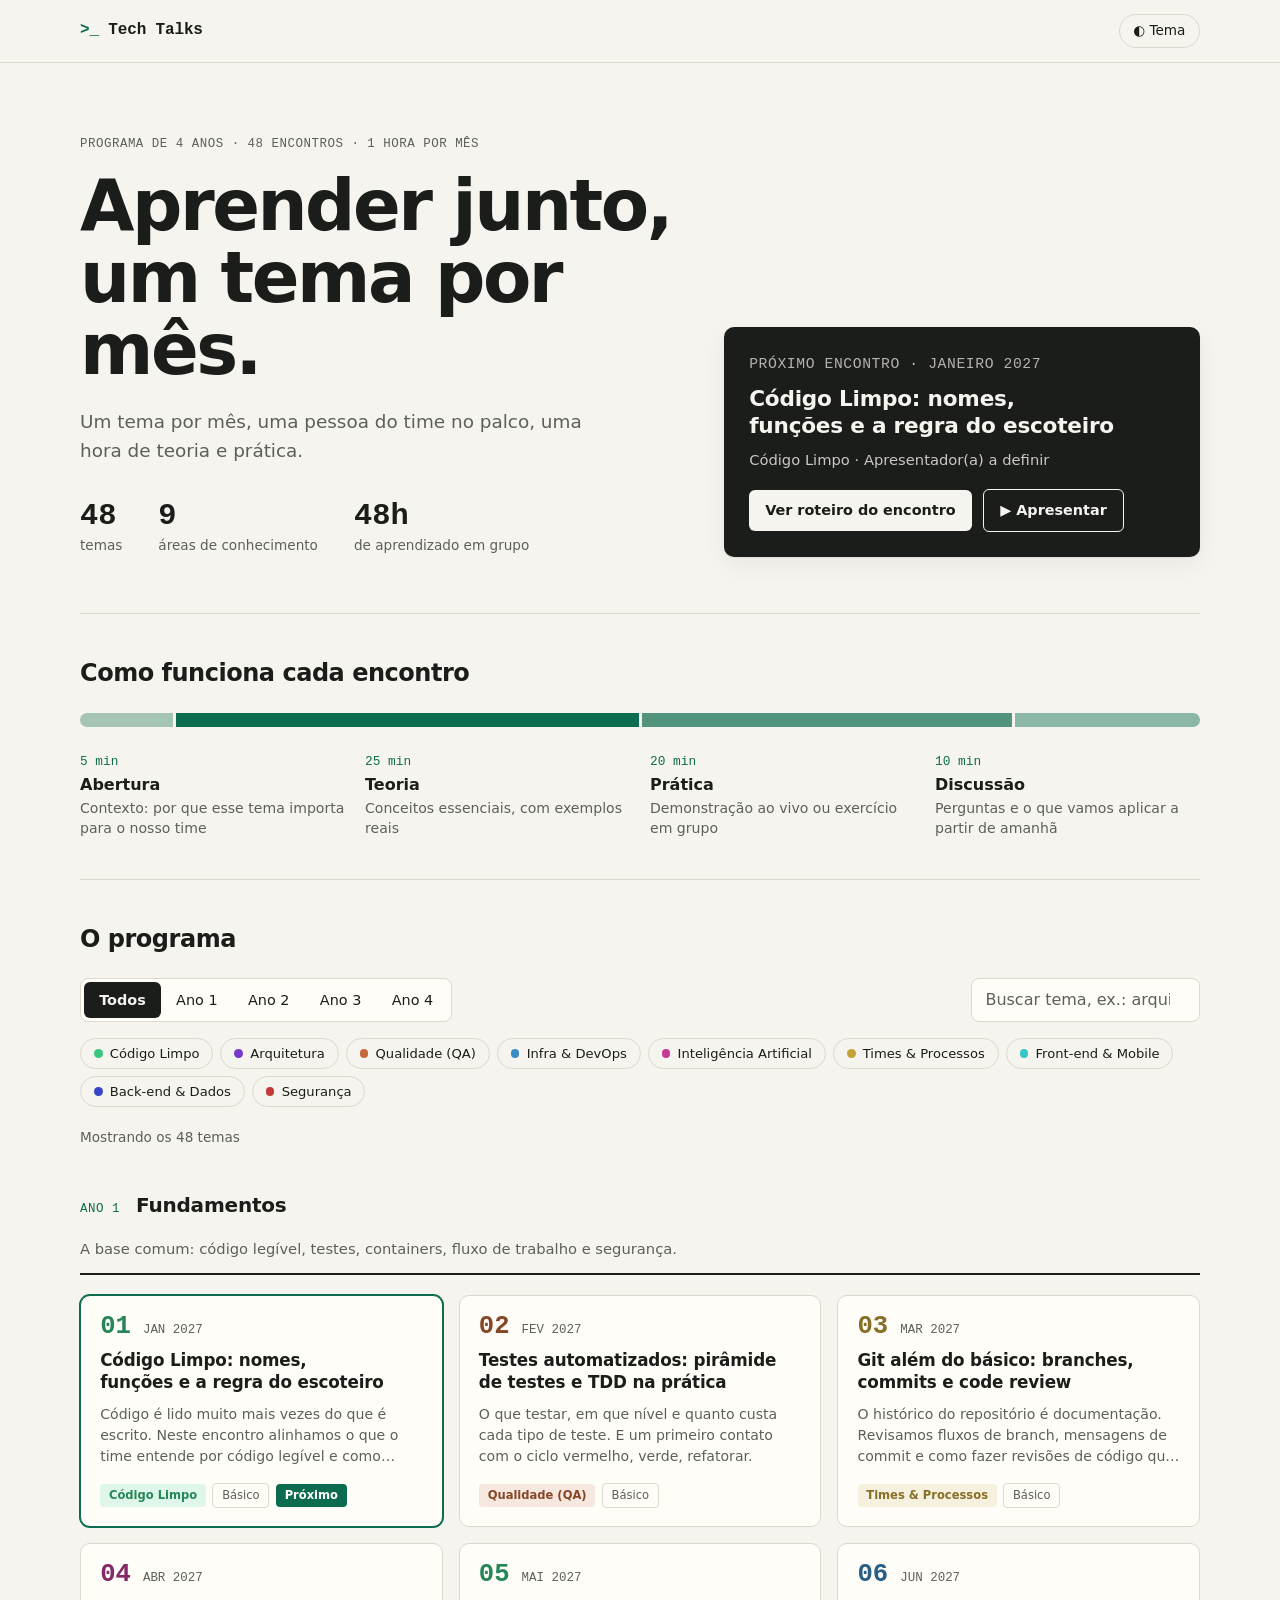
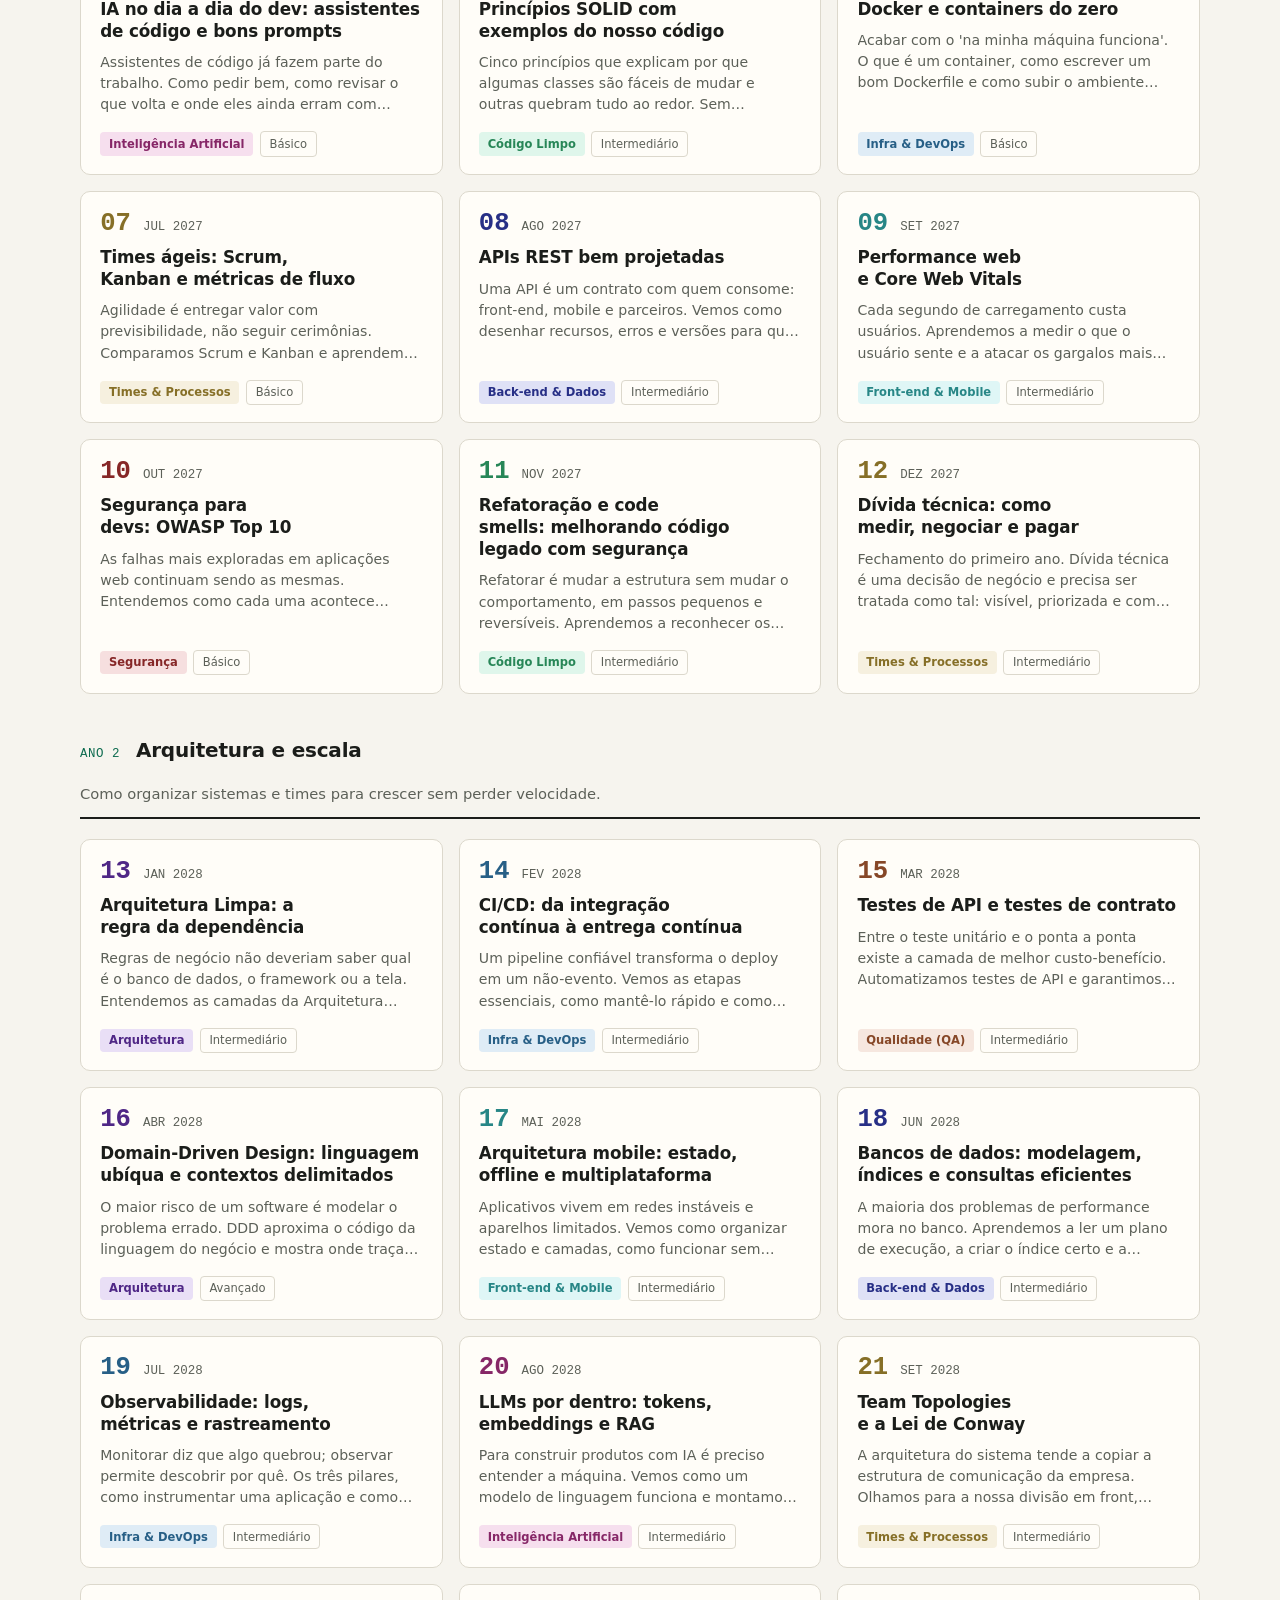
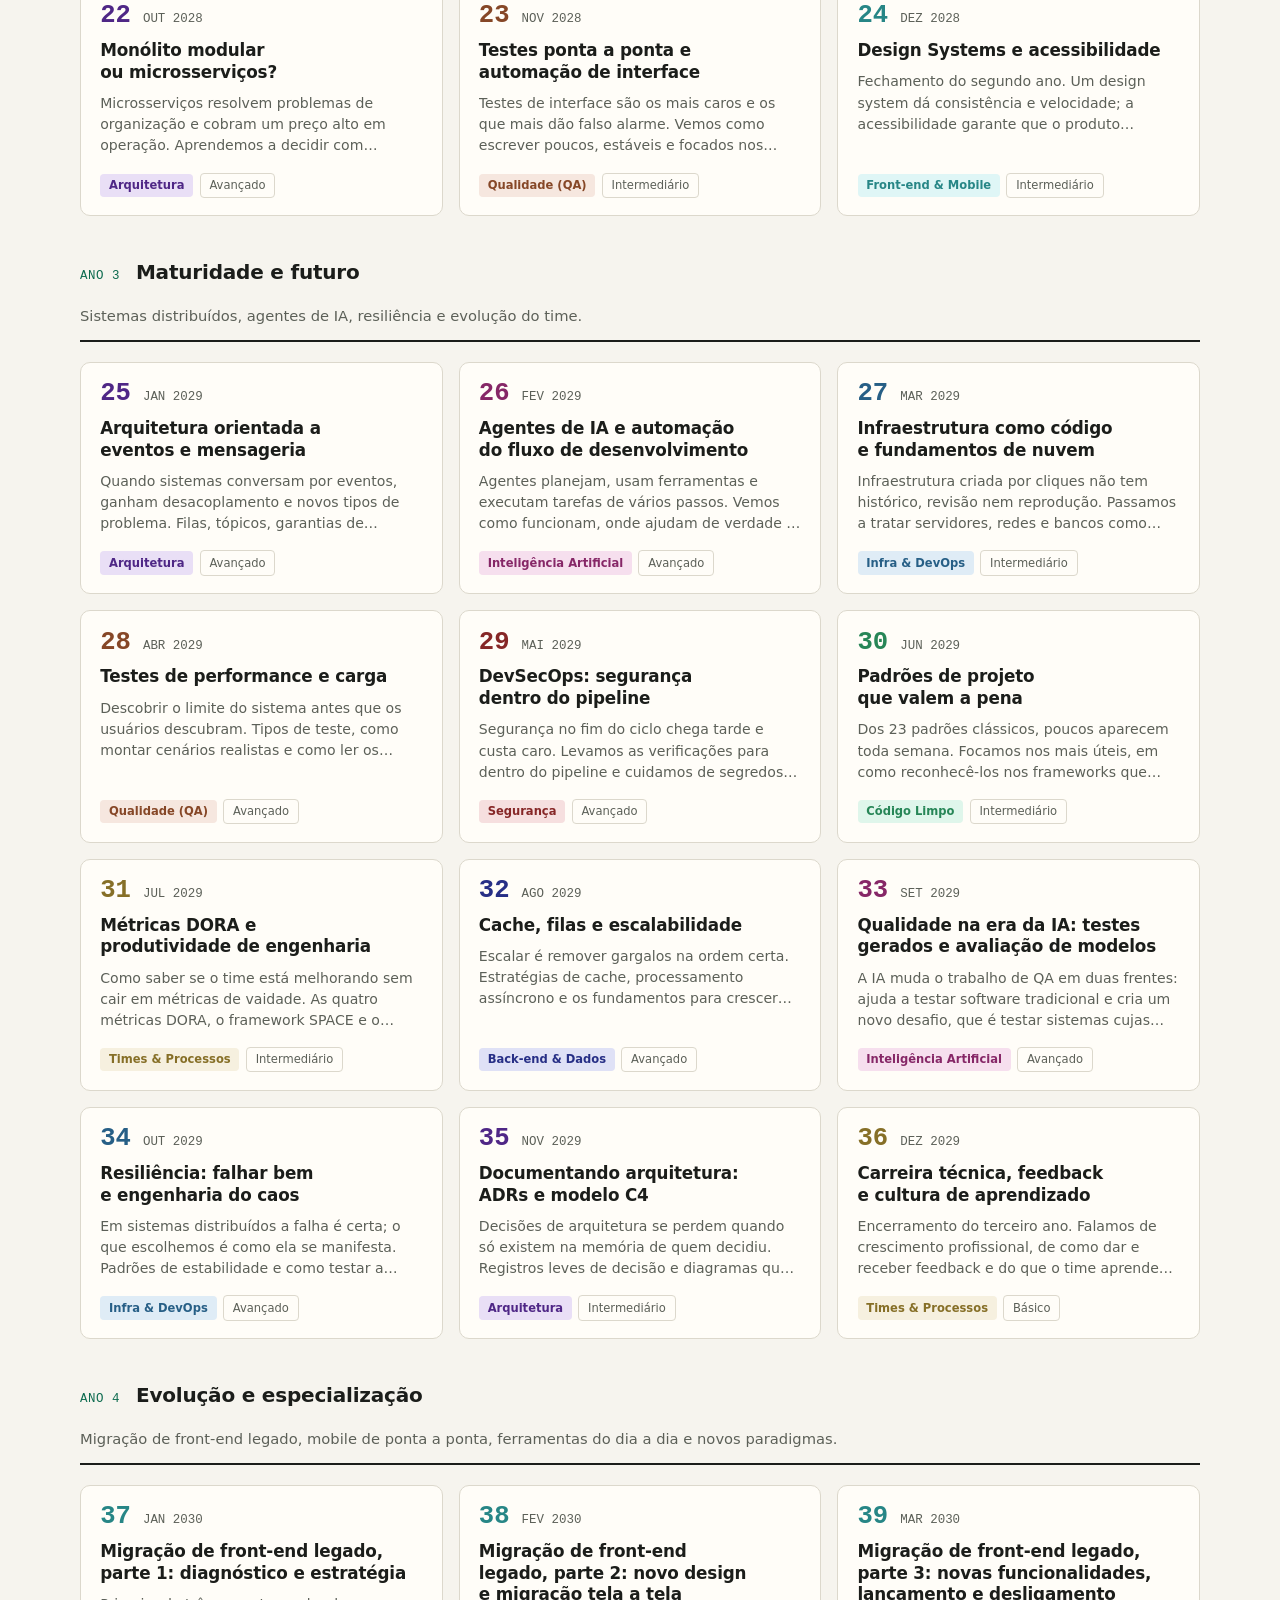
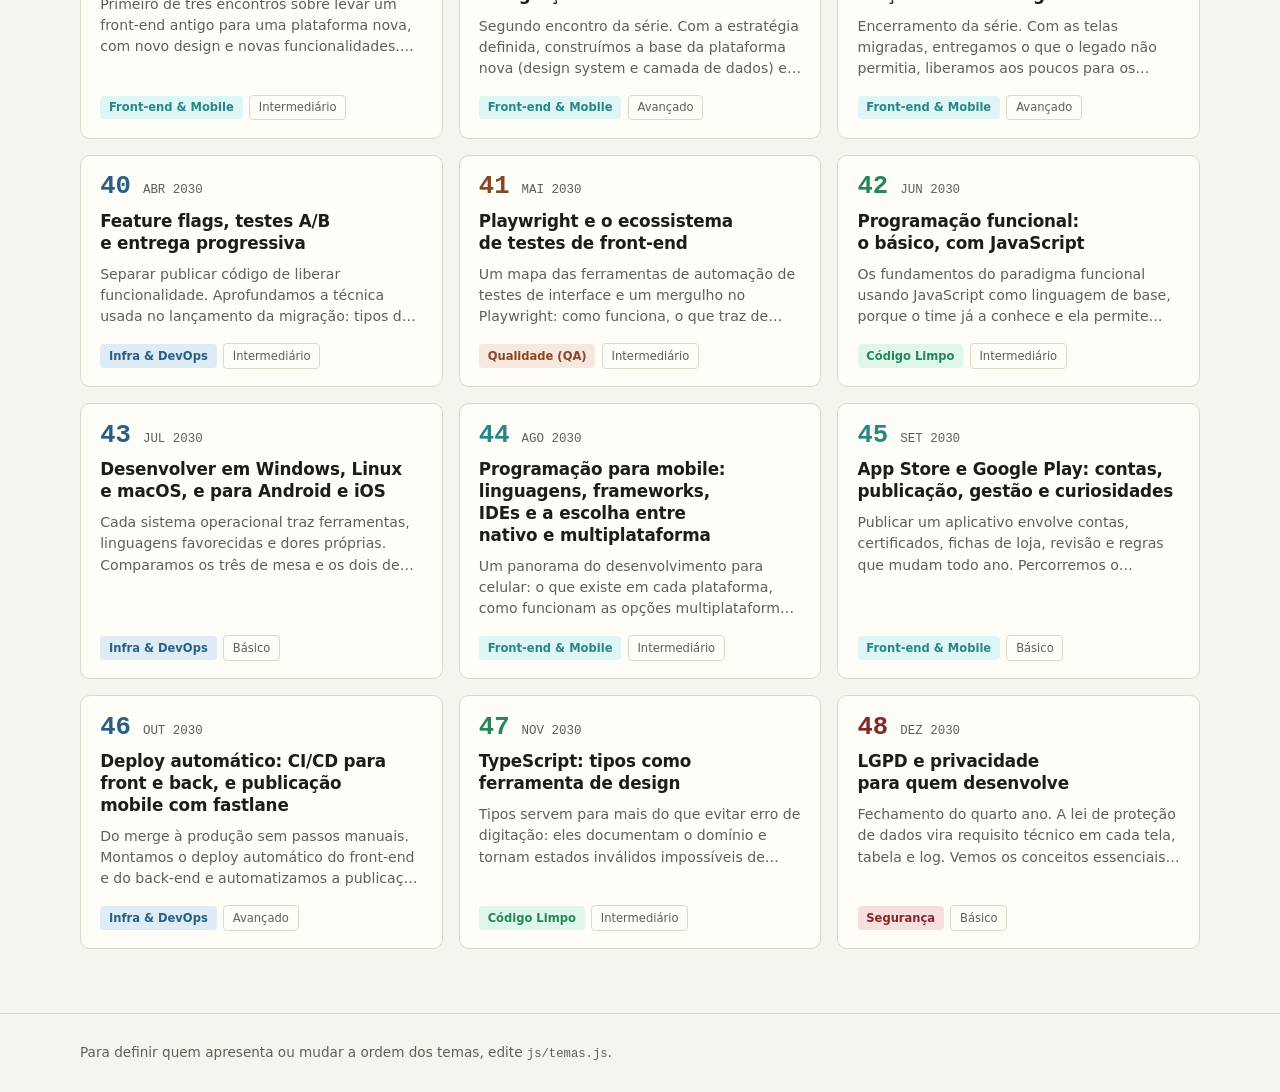
<file: index.html>
<!DOCTYPE html>
<html lang="pt-BR">
<head>
  <meta charset="UTF-8">
  <meta name="viewport" content="width=device-width, initial-scale=1">
  <title>Tech Talks — 48 temas em 4 anos</title>
  <meta name="description" content="Programa mensal de apresentações técnicas do time: 48 temas de desenvolvimento, arquitetura, QA, infraestrutura, IA e gestão de times.">
  <link rel="stylesheet" href="css/style.css">
  <script>
    // Aplica o tema salvo antes da primeira pintura, para não piscar.
    try {
      var t = localStorage.getItem("tema-visual");
      if (t) document.documentElement.dataset.theme = t;
    } catch (e) {}
  </script>
</head>
<body>
  <a class="pular" href="#programa">Pular para o programa</a>

  <header class="topo">
    <div class="container topo__linha">
      <span class="marca"><span class="marca__sinal" aria-hidden="true">&gt;_</span> <span id="marca-nome">Tech Talks</span></span>
      <button class="botao-tema" id="botao-tema" type="button" aria-label="Alternar tema claro e escuro">
        <span aria-hidden="true">◐</span> Tema
      </button>
    </div>
  </header>

  <main>
    <section class="hero container">
      <div class="hero__texto">
        <p class="rotulo" id="rotulo-programa">Programa de 4 anos · 48 encontros · 1 hora por mês</p>
        <h1>Aprender junto,<br>um tema por mês.</h1>
        <p class="hero__sub" id="subtitulo"></p>
        <ul class="numeros" id="numeros" aria-label="Resumo do programa"></ul>
      </div>
      <aside class="proximo" id="proximo" aria-live="polite"></aside>
    </section>

    <section class="container formato" aria-labelledby="titulo-formato">
      <h2 id="titulo-formato">Como funciona cada encontro</h2>
      <div class="barra-roteiro" id="barra-roteiro" role="img" aria-label="Divisão dos 60 minutos do encontro"></div>
      <ol class="lista-roteiro" id="lista-roteiro"></ol>
    </section>

    <section class="container programa" id="programa" aria-labelledby="titulo-programa">
      <h2 id="titulo-programa">O programa</h2>

      <div class="controles">
        <div class="abas" id="abas-ano" role="group" aria-label="Filtrar por ano"></div>
        <label class="busca">
          <span class="so-leitor">Buscar tema</span>
          <input type="search" id="busca" placeholder="Buscar tema, ex.: arquitetura" autocomplete="off">
        </label>
      </div>
      <div class="chips" id="chips-cat" role="group" aria-label="Filtrar por categoria"></div>

      <p class="contagem" id="contagem" aria-live="polite"></p>
      <div id="lista"></div>
    </section>
  </main>

  <footer class="rodape">
    <div class="container">
      <p>Para definir quem apresenta ou mudar a ordem dos temas, edite <code>js/temas.js</code>.</p>
    </div>
  </footer>

  <dialog class="modal" id="modal" aria-labelledby="modal-titulo">
    <div class="modal__conteudo" id="modal-conteudo"></div>
  </dialog>

  <dialog class="deck" id="deck" aria-label="Apresentação do tema"></dialog>

  <script src="js/temas.js"></script>
  <script src="js/slides.js"></script>
  <script src="js/praticas.js"></script>
  <script src="js/ano4.js"></script>
  <script src="js/app.js"></script>
  <script src="js/apresentacao.js"></script>
</body>
</html>
</file>
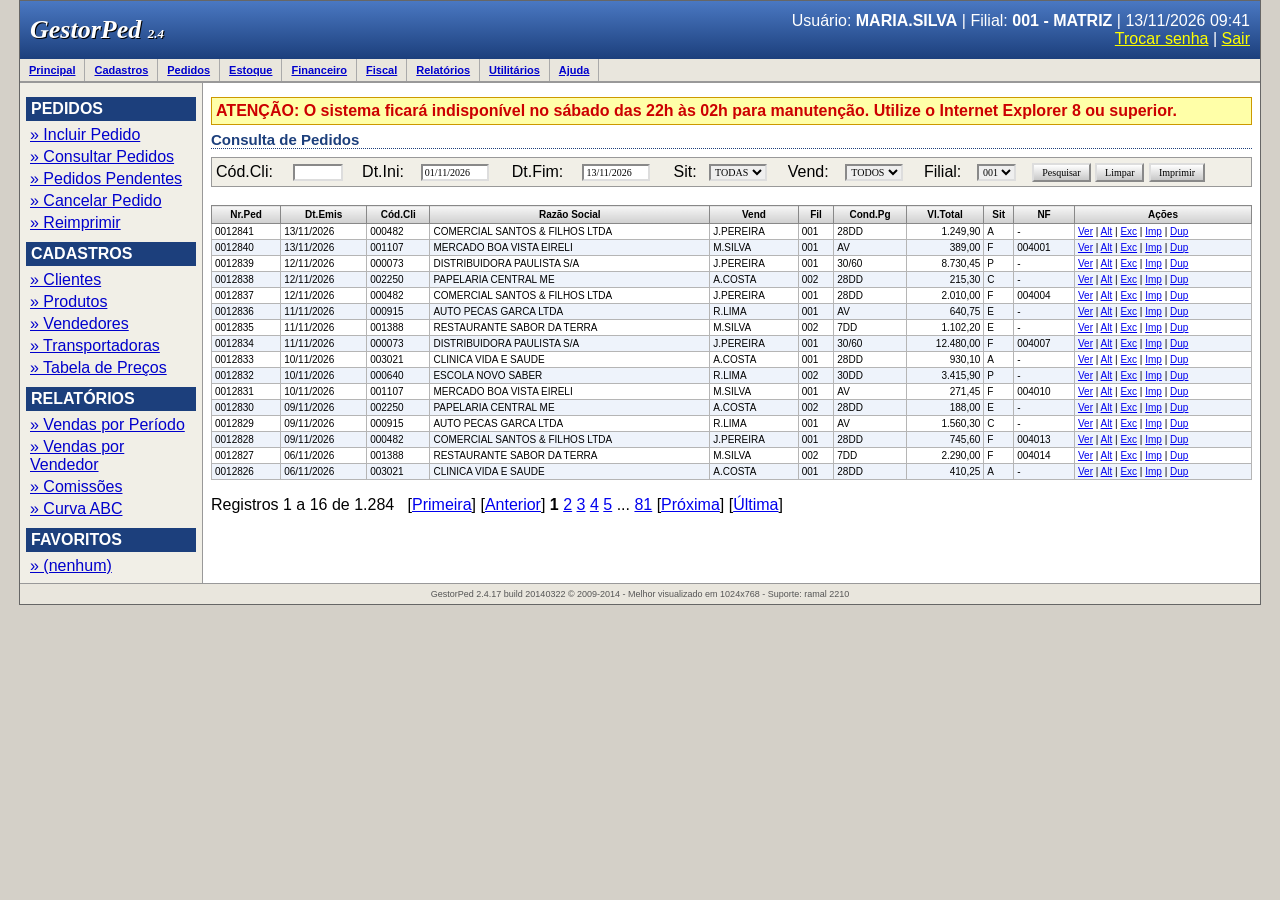
<file: exemplos/migracao/legado.html>
<!DOCTYPE HTML PUBLIC "-//W3C//DTD HTML 4.01 Transitional//EN">
<!--
  PLATAFORMA FICTÍCIA "GestorPed 2.4" — exemplo didático de front-end legado.
  Usada nos encontros sobre migração de front-end (Tech Talks, ano 4).
  Os problemas são propositais: layout em tabelas, largura fixa, estilos inline,
  campos sem rótulo, links sem semântica, validação por alert e nada responsivo.
  Telas: legado.html#lista  e  legado.html#form
-->
<html>
<head>
<meta http-equiv="Content-Type" content="text/html; charset=utf-8">
<title>GestorPed 2.4 - Sistema de Gestao de Pedidos</title>
<style>
body { margin: 0; background: #d4d0c8; font-family: Verdana, Arial; font-size: 11px; color: #000; }
#tudo { width: 1240px; margin: 0 auto; background: #fff; border: 1px solid #666; }
.topo { background: #1c3f7c url() repeat-x; background: linear-gradient(#4a78c2, #1c3f7c); color: #fff; height: 58px; }
.topo td { color: #fff; }
.logo { font-family: "Times New Roman"; font-size: 26px; font-weight: bold; font-style: italic; padding-left: 10px; text-shadow: 1px 1px 0 #000; }
.menu { background: #e9e6dd; border-bottom: 2px solid #999; }
.menu a { display: inline-block; padding: 5px 9px; color: #00c; border-right: 1px solid #aaa; font-weight: bold; }
.lado { width: 170px; background: #f1efe7; border-right: 1px solid #999; vertical-align: top; padding: 6px; }
.lado b { display: block; background: #1c3f7c; color: #fff; padding: 3px 5px; margin: 8px 0 3px; }
.lado a { display: block; color: #00c; padding: 2px 4px; }
.aviso { background: #ffffa8; border: 1px solid #c90; padding: 4px; margin: 6px 0; color: #c00; font-weight: bold; }
h1 { font-size: 15px; color: #1c3f7c; border-bottom: 1px dotted #1c3f7c; margin: 4px 0 8px; }
.grade { border-collapse: collapse; width: 100%; }
.grade th { background: linear-gradient(#f6f6f6, #cfcfcf); border: 1px solid #888; padding: 3px; font-size: 10px; white-space: nowrap; }
.grade td { border: 1px solid #b5b5b5; padding: 2px 3px; font-size: 10px; white-space: nowrap; }
.grade tr.par td { background: #eef3fb; }
.bt { font-family: Verdana; font-size: 10px; background: linear-gradient(#fff, #c8c8c8); border: 2px outset #ddd; padding: 2px 8px; }
input.cx, select.cx { font-family: Verdana; font-size: 10px; border: 2px inset #ddd; }
.rodape { background: #e9e6dd; border-top: 1px solid #999; text-align: center; font-size: 9px; padding: 5px; color: #555; }
.form td { padding: 3px; }
.obr { color: #f00; }
fieldset { border: 1px solid #888; margin-bottom: 8px; }
legend { color: #1c3f7c; font-weight: bold; }
.tela { display: none; }
</style>
</head>
<body>
<div id="tudo">
<table class="topo" width="100%" cellpadding="0" cellspacing="0"><tr>
  <td class="logo">GestorPed <font size="2">2.4</font></td>
  <td align="right" style="padding-right:10px">Usu&aacute;rio: <b>MARIA.SILVA</b> | Filial: <b>001 - MATRIZ</b> | 13/11/2026 09:41<br><a href="#" style="color:#ff0">Trocar senha</a> | <a href="#" style="color:#ff0">Sair</a></td>
</tr></table>
<div class="menu"><a href="#">Principal</a><a href="#">Cadastros</a><a href="#lista">Pedidos</a><a href="#">Estoque</a><a href="#">Financeiro</a><a href="#">Fiscal</a><a href="#">Relat&oacute;rios</a><a href="#">Utilit&aacute;rios</a><a href="#">Ajuda</a></div>
<table width="100%" cellpadding="0" cellspacing="0"><tr>
<td class="lado">
  <b>PEDIDOS</b><a href="#form">&raquo; Incluir Pedido</a><a href="#lista">&raquo; Consultar Pedidos</a><a href="#">&raquo; Pedidos Pendentes</a><a href="#">&raquo; Cancelar Pedido</a><a href="#">&raquo; Reimprimir</a>
  <b>CADASTROS</b><a href="#">&raquo; Clientes</a><a href="#">&raquo; Produtos</a><a href="#">&raquo; Vendedores</a><a href="#">&raquo; Transportadoras</a><a href="#">&raquo; Tabela de Pre&ccedil;os</a>
  <b>RELAT&Oacute;RIOS</b><a href="#">&raquo; Vendas por Per&iacute;odo</a><a href="#">&raquo; Vendas por Vendedor</a><a href="#">&raquo; Comiss&otilde;es</a><a href="#">&raquo; Curva ABC</a>
  <b>FAVORITOS</b><a href="#">&raquo; (nenhum)</a>
</td>
<td valign="top" style="padding:8px">

<div class="tela" id="tela-lista">
  <div class="aviso">ATEN&Ccedil;&Atilde;O: O sistema ficar&aacute; indispon&iacute;vel no s&aacute;bado das 22h &agrave;s 02h para manuten&ccedil;&atilde;o. Utilize o Internet Explorer 8 ou superior.</div>
  <h1>Consulta de Pedidos</h1>
  <table cellpadding="2" style="background:#f1efe7;border:1px solid #999;width:100%"><tr>
    <td>C&oacute;d.Cli:</td><td><input class="cx" size="6"></td>
    <td>Dt.Ini:</td><td><input class="cx" size="9" value="01/11/2026"></td>
    <td>Dt.Fim:</td><td><input class="cx" size="9" value="13/11/2026"></td>
    <td>Sit:</td><td><select class="cx"><option>TODAS</option></select></td>
    <td>Vend:</td><td><select class="cx"><option>TODOS</option></select></td>
    <td>Filial:</td><td><select class="cx"><option>001</option></select></td>
    <td><input type="button" class="bt" value="Pesquisar"> <input type="button" class="bt" value="Limpar"> <input type="button" class="bt" value="Imprimir"></td>
  </tr></table>
  <br>
  <table class="grade" id="grade"></table>
  <p>Registros 1 a 16 de 1.284 &nbsp; [<a href="#">Primeira</a>] [<a href="#">Anterior</a>] <b>1</b> <a href="#">2</a> <a href="#">3</a> <a href="#">4</a> <a href="#">5</a> ... <a href="#">81</a> [<a href="#">Pr&oacute;xima</a>] [<a href="#">&Uacute;ltima</a>]</p>
</div>

<div class="tela" id="tela-form">
  <h1>Inclus&atilde;o de Pedido</h1>
  <div class="aviso">Campos com <span class="obr">*</span> s&atilde;o obrigat&oacute;rios. N&Atilde;O utilize o bot&atilde;o Voltar do navegador.</div>
  <fieldset><legend>Dados do Pedido</legend>
  <table class="form">
    <tr><td align="right">Nr.Pedido:</td><td><input class="cx" size="8" value="(AUTO)" disabled></td><td align="right">Dt.Emiss&atilde;o:<span class="obr">*</span></td><td><input class="cx" size="10" value="13/11/2026"></td><td align="right">Filial:<span class="obr">*</span></td><td><select class="cx"><option>001 - MATRIZ</option></select></td></tr>
    <tr><td align="right">C&oacute;d.Cliente:<span class="obr">*</span></td><td><input class="cx" size="8"> <input type="button" class="bt" value="..."></td><td align="right">Raz&atilde;o Social:</td><td colspan="3"><input class="cx" size="60" disabled></td></tr>
    <tr><td align="right">Vendedor:<span class="obr">*</span></td><td><select class="cx"><option>-- SELECIONE --</option></select></td><td align="right">Cond.Pgto:<span class="obr">*</span></td><td><select class="cx"><option>-- SELECIONE --</option></select></td><td align="right">Tab.Pre&ccedil;o:<span class="obr">*</span></td><td><select class="cx"><option>-- SELECIONE --</option></select></td></tr>
    <tr><td align="right">Transp.:</td><td><select class="cx"><option>-- SELECIONE --</option></select></td><td align="right">Tp.Frete:</td><td><select class="cx"><option>CIF</option><option>FOB</option></select></td><td align="right">Dt.Entrega:</td><td><input class="cx" size="10" value="__/__/____"></td></tr>
    <tr><td align="right" valign="top">Obs.:</td><td colspan="5"><textarea class="cx" cols="90" rows="2"></textarea></td></tr>
  </table></fieldset>
  <fieldset><legend>Itens do Pedido</legend>
  <table class="form"><tr>
    <td>C&oacute;d.Prod:<span class="obr">*</span> <input class="cx" size="8"> <input type="button" class="bt" value="..."></td>
    <td>Qtde:<span class="obr">*</span> <input class="cx" size="5"></td>
    <td>Vl.Unit: <input class="cx" size="8" disabled></td>
    <td>%Desc: <input class="cx" size="4"></td>
    <td><input type="button" class="bt" value="Incluir Item"></td>
  </tr></table>
  <table class="grade">
    <tr><th>Seq</th><th>C&oacute;d.Prod</th><th>Descri&ccedil;&atilde;o</th><th>UN</th><th>Qtde</th><th>Vl.Unit</th><th>%Desc</th><th>Vl.Total</th><th>A&ccedil;&otilde;es</th></tr>
    <tr><td>001</td><td>004512</td><td>TECLADO MEC ABNT2 PRETO</td><td>PC</td><td align="right">2,000</td><td align="right">289,90</td><td align="right">0,00</td><td align="right">579,80</td><td><a href="#">Alt</a> | <a href="#">Exc</a></td></tr>
    <tr class="par"><td>002</td><td>007730</td><td>MOUSE S/FIO 1600DPI</td><td>PC</td><td align="right">2,000</td><td align="right">89,90</td><td align="right">5,00</td><td align="right">170,81</td><td><a href="#">Alt</a> | <a href="#">Exc</a></td></tr>
  </table>
  <p align="right"><b>TOTAL DO PEDIDO: R$ 750,61</b></p></fieldset>
  <center><input type="button" class="bt" value="Gravar" onclick="alert('ERRO 1042: Preencha os campos obrigatorios!')"> <input type="button" class="bt" value="Gravar e Novo"> <input type="button" class="bt" value="Limpar"> <input type="button" class="bt" value="Cancelar"></center>
</div>

</td></tr></table>
<div class="rodape">GestorPed 2.4.17 build 20140322 &copy; 2009-2014 - Melhor visualizado em 1024x768 - Suporte: ramal 2210</div>
</div>

<script>
// Dados fixos, HTML montado por concatenação de texto e sem escape:
// é assim que muito código legado funciona (e é por isso que ele é frágil).
var p = [
 ["0012841","13/11/2026","000482","COMERCIAL SANTOS & FILHOS LTDA","J.PEREIRA","001","28DD","1.249,90","A"],
 ["0012840","13/11/2026","001107","MERCADO BOA VISTA EIRELI","M.SILVA","001","AV","389,00","F"],
 ["0012839","12/11/2026","000073","DISTRIBUIDORA PAULISTA S/A","J.PEREIRA","001","30/60","8.730,45","P"],
 ["0012838","12/11/2026","002250","PAPELARIA CENTRAL ME","A.COSTA","002","28DD","215,30","C"],
 ["0012837","12/11/2026","000482","COMERCIAL SANTOS & FILHOS LTDA","J.PEREIRA","001","28DD","2.010,00","F"],
 ["0012836","11/11/2026","000915","AUTO PECAS GARCA LTDA","R.LIMA","001","AV","640,75","E"],
 ["0012835","11/11/2026","001388","RESTAURANTE SABOR DA TERRA","M.SILVA","002","7DD","1.102,20","E"],
 ["0012834","11/11/2026","000073","DISTRIBUIDORA PAULISTA S/A","J.PEREIRA","001","30/60","12.480,00","F"],
 ["0012833","10/11/2026","003021","CLINICA VIDA E SAUDE","A.COSTA","001","28DD","930,10","A"],
 ["0012832","10/11/2026","000640","ESCOLA NOVO SABER","R.LIMA","002","30DD","3.415,90","P"],
 ["0012831","10/11/2026","001107","MERCADO BOA VISTA EIRELI","M.SILVA","001","AV","271,45","F"],
 ["0012830","09/11/2026","002250","PAPELARIA CENTRAL ME","A.COSTA","002","28DD","188,00","E"],
 ["0012829","09/11/2026","000915","AUTO PECAS GARCA LTDA","R.LIMA","001","AV","1.560,30","C"],
 ["0012828","09/11/2026","000482","COMERCIAL SANTOS & FILHOS LTDA","J.PEREIRA","001","28DD","745,60","F"],
 ["0012827","06/11/2026","001388","RESTAURANTE SABOR DA TERRA","M.SILVA","002","7DD","2.290,00","F"],
 ["0012826","06/11/2026","003021","CLINICA VIDA E SAUDE","A.COSTA","001","28DD","410,25","A"]
];
var h = "<tr><th>Nr.Ped</th><th>Dt.Emis</th><th>C&oacute;d.Cli</th><th>Raz&atilde;o Social</th><th>Vend</th><th>Fil</th><th>Cond.Pg</th><th>Vl.Total</th><th>Sit</th><th>NF</th><th>A&ccedil;&otilde;es</th></tr>";
for (var i = 0; i < p.length; i++) {
  h += "<tr" + (i % 2 ? " class=par" : "") + ">";
  for (var j = 0; j < 9; j++) h += "<td" + (j == 7 ? " align=right" : "") + ">" + p[i][j] + "</td>";
  h += "<td>" + (p[i][8] == "F" ? "00" + (4000 + i) : "-") + "</td>";
  h += "<td><a href=#>Ver</a> | <a href=#>Alt</a> | <a href=#>Exc</a> | <a href=#>Imp</a> | <a href=#>Dup</a></td></tr>";
}
document.getElementById("grade").innerHTML = h;
function mostrar() {
  var t = location.hash == "#form" ? "form" : "lista";
  document.getElementById("tela-lista").style.display = t == "lista" ? "block" : "none";
  document.getElementById("tela-form").style.display = t == "form" ? "block" : "none";
}
window.onhashchange = mostrar; mostrar();
</script>
</body>
</html>
</file>
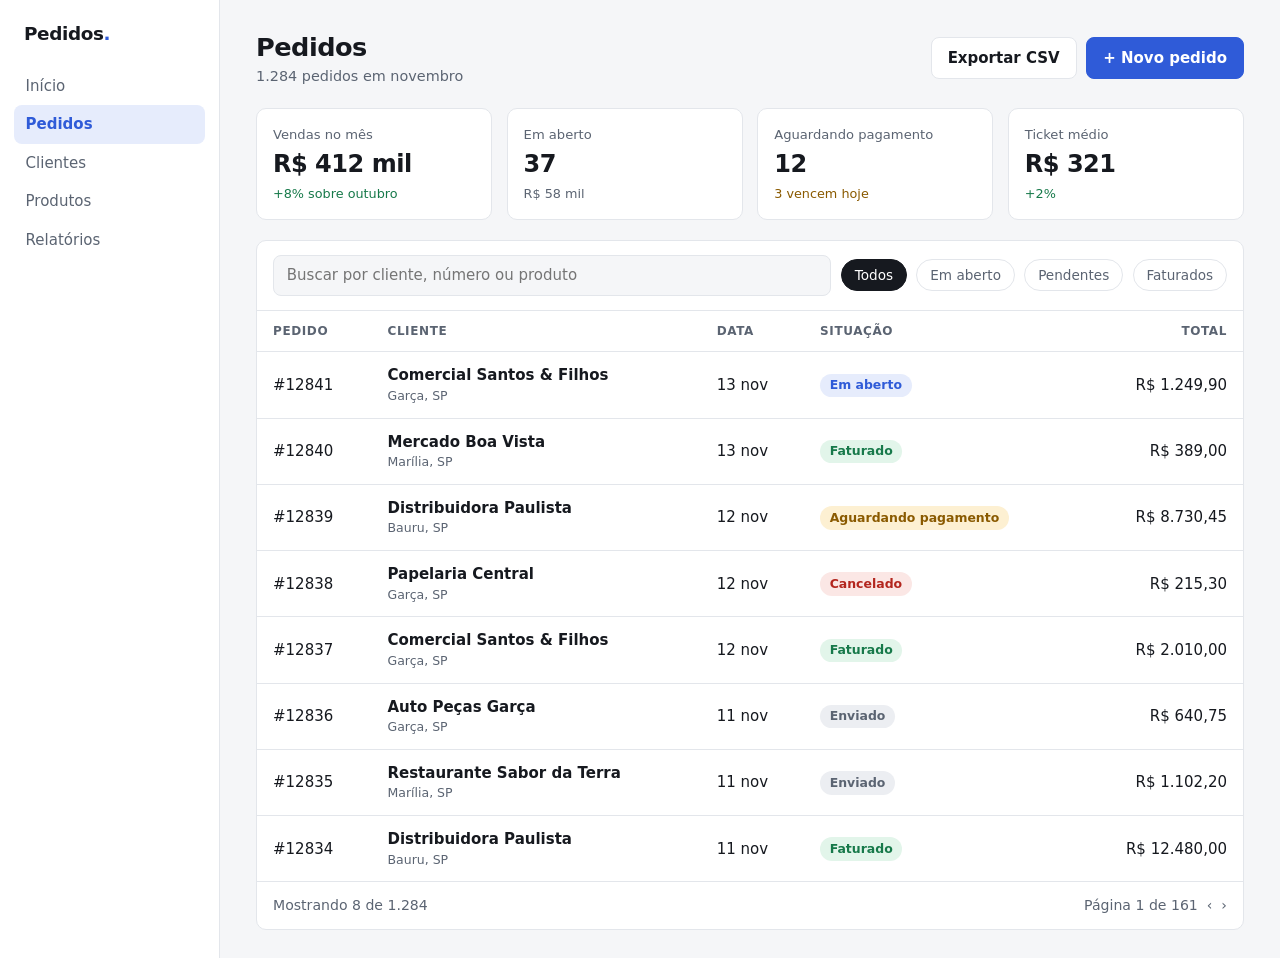
<file: exemplos/migracao/novo.html>
<!DOCTYPE html>
<!--
  PLATAFORMA FICTÍCIA "Pedidos" — a versão nova do GestorPed 2.4 (legado.html).
  Usada nos encontros sobre migração de front-end (Tech Talks, ano 4).
  O que mudou: HTML semântico, tokens de design, layout responsivo, rótulos em
  todos os campos, validação junto ao campo e funcionalidades novas
  (indicadores, busca, filtros rápidos, exportação e uso no celular).
  Telas: novo.html#lista  e  novo.html#form
-->
<html lang="pt-BR">
<head>
<meta charset="UTF-8">
<meta name="viewport" content="width=device-width, initial-scale=1">
<title>Pedidos</title>
<style>
:root {
  --fundo: #f5f6f8; --superficie: #fff; --tinta: #16191f; --suave: #5b6472; --linha: #e3e6eb;
  --acao: #2f5bd8; --acao-tinta: #fff; --raio: 10px;
  --ok: #17794a; --ok-fundo: #e2f5ea; --alerta: #8a5a00; --alerta-fundo: #fdf0d2;
  --info: #2f5bd8; --info-fundo: #e6ecfc; --erro: #b3261e; --erro-fundo: #fbe7e5; --neutro-fundo: #eceef2;
}
* { box-sizing: border-box; }
body { margin: 0; background: var(--fundo); color: var(--tinta); font: 15px/1.5 system-ui, -apple-system, "Segoe UI", Roboto, sans-serif; }
a { color: inherit; text-decoration: none; }
.app { display: grid; grid-template-columns: 220px minmax(0, 1fr); min-height: 100vh; }
.nav { background: var(--superficie); border-right: 1px solid var(--linha); padding: 1.25rem .9rem; }
.marca { font-weight: 800; font-size: 1.15rem; letter-spacing: -.02em; padding: 0 .6rem 1.2rem; }
.marca span { color: var(--acao); }
.nav a { display: block; padding: .5rem .7rem; border-radius: 8px; color: var(--suave); font-weight: 500; }
.nav a[aria-current] { background: var(--info-fundo); color: var(--acao); font-weight: 600; }
main { padding: 1.75rem clamp(1rem, 3vw, 2.25rem); min-width: 0; }
.cabeca { display: flex; justify-content: space-between; align-items: center; gap: 1rem; flex-wrap: wrap; margin-bottom: 1.25rem; }
h1 { font-size: 1.6rem; letter-spacing: -.02em; margin: 0; }
.sub { color: var(--suave); margin: 0; font-size: .9rem; }
.botao { display: inline-flex; align-items: center; gap: .4rem; font: inherit; font-weight: 600; cursor: pointer; border-radius: 8px; padding: .55rem 1rem; border: 1px solid var(--linha); background: var(--superficie); color: var(--tinta); }
.botao--primario { background: var(--acao); border-color: var(--acao); color: var(--acao-tinta); }
.indicadores { display: grid; grid-template-columns: repeat(4, minmax(0, 1fr)); gap: .9rem; margin-bottom: 1.25rem; }
.indicador { background: var(--superficie); border: 1px solid var(--linha); border-radius: var(--raio); padding: .9rem 1rem; }
.indicador span { color: var(--suave); font-size: .82rem; }
.indicador strong { display: block; font-size: 1.5rem; letter-spacing: -.02em; }
.indicador em { font-style: normal; font-size: .8rem; color: var(--ok); }
.painel { background: var(--superficie); border: 1px solid var(--linha); border-radius: var(--raio); }
.filtros { display: flex; gap: .6rem; align-items: center; flex-wrap: wrap; padding: .9rem 1rem; border-bottom: 1px solid var(--linha); }
.busca { flex: 1 1 220px; font: inherit; padding: .5rem .8rem; border: 1px solid var(--linha); border-radius: 8px; background: var(--fundo); }
.chip { font: inherit; font-size: .85rem; cursor: pointer; border: 1px solid var(--linha); background: none; border-radius: 999px; padding: .3rem .8rem; color: var(--suave); }
.chip[aria-pressed="true"] { background: var(--tinta); border-color: var(--tinta); color: #fff; }
table { width: 100%; border-collapse: collapse; }
th { text-align: left; font-size: .75rem; text-transform: uppercase; letter-spacing: .05em; color: var(--suave); padding: .7rem 1rem; border-bottom: 1px solid var(--linha); }
td { padding: .75rem 1rem; border-bottom: 1px solid var(--linha); vertical-align: middle; }
tr:last-child td { border-bottom: 0; }
td.valor, th.valor { text-align: right; font-variant-numeric: tabular-nums; }
.cliente { font-weight: 600; }
.cliente small { display: block; color: var(--suave); font-weight: 400; }
.selo { display: inline-block; font-size: .78rem; font-weight: 600; padding: .15rem .6rem; border-radius: 999px; }
.selo--aberto { background: var(--info-fundo); color: var(--info); }
.selo--faturado { background: var(--ok-fundo); color: var(--ok); }
.selo--pendente { background: var(--alerta-fundo); color: var(--alerta); }
.selo--cancelado { background: var(--erro-fundo); color: var(--erro); }
.selo--enviado { background: var(--neutro-fundo); color: var(--suave); }
.rodape-tabela { display: flex; justify-content: space-between; align-items: center; padding: .8rem 1rem; color: var(--suave); font-size: .88rem; border-top: 1px solid var(--linha); }
.cartoes { display: none; }
.formulario { max-width: 760px; }
.grupo { background: var(--superficie); border: 1px solid var(--linha); border-radius: var(--raio); padding: 1.25rem; margin-bottom: 1rem; }
.grupo h2 { font-size: 1.05rem; margin: 0 0 1rem; }
.campos { display: grid; grid-template-columns: repeat(2, minmax(0, 1fr)); gap: 1rem; }
.campo { display: grid; gap: .3rem; }
.campo--largo { grid-column: 1 / -1; }
label { font-weight: 600; font-size: .88rem; }
.dica { color: var(--suave); font-size: .8rem; }
input, select { font: inherit; padding: .55rem .75rem; border: 1px solid #c9ced6; border-radius: 8px; background: #fff; width: 100%; }
input:focus, select:focus, .botao:focus-visible, .chip:focus-visible { outline: 3px solid #9db4f5; outline-offset: 1px; }
.campo--erro input { border-color: var(--erro); background: var(--erro-fundo); }
.erro { color: var(--erro); font-size: .82rem; font-weight: 600; }
.item { display: grid; grid-template-columns: minmax(0, 1fr) 90px 110px 28px; gap: .75rem; align-items: center; padding: .6rem 0; border-bottom: 1px solid var(--linha); }
.item small { color: var(--suave); display: block; }
.total { display: flex; justify-content: space-between; font-weight: 700; font-size: 1.1rem; padding-top: .9rem; }
.acoes { display: flex; gap: .6rem; justify-content: flex-end; }
.tela { display: none; }
@media (max-width: 760px) {
  .app { grid-template-columns: 1fr; }
  .nav { display: flex; align-items: center; gap: .25rem; padding: .6rem .8rem; border-right: 0; border-bottom: 1px solid var(--linha); overflow-x: auto; }
  .marca { padding: 0 .6rem 0 0; }
  .nav a { white-space: nowrap; padding: .35rem .6rem; }
  .indicadores { grid-template-columns: repeat(2, minmax(0, 1fr)); }
  .painel table, .rodape-tabela span:last-child { display: none; }
  .cartoes { display: grid; }
  .cartao { display: grid; grid-template-columns: 1fr auto; gap: .2rem .75rem; padding: .85rem 1rem; border-bottom: 1px solid var(--linha); }
  .cartao small { color: var(--suave); }
  .cartao b { text-align: right; }
  .campos { grid-template-columns: 1fr; }
  .cabeca .botao { flex: 1; justify-content: center; }
}
</style>
</head>
<body>
<div class="app">
  <nav class="nav" aria-label="Principal">
    <div class="marca">Pedidos<span>.</span></div>
    <a href="#">Início</a>
    <a href="#lista" aria-current="page">Pedidos</a>
    <a href="#">Clientes</a>
    <a href="#">Produtos</a>
    <a href="#">Relatórios</a>
  </nav>

  <main>
    <section class="tela" id="tela-lista">
      <div class="cabeca">
        <div><h1>Pedidos</h1><p class="sub">1.284 pedidos em novembro</p></div>
        <div style="display:flex;gap:.6rem;flex:0 1 auto">
          <button class="botao" type="button">Exportar CSV</button>
          <a class="botao botao--primario" href="#form">+ Novo pedido</a>
        </div>
      </div>

      <div class="indicadores">
        <div class="indicador"><span>Vendas no mês</span><strong>R$ 412 mil</strong><em>+8% sobre outubro</em></div>
        <div class="indicador"><span>Em aberto</span><strong>37</strong><em style="color:var(--suave)">R$ 58 mil</em></div>
        <div class="indicador"><span>Aguardando pagamento</span><strong>12</strong><em style="color:var(--alerta)">3 vencem hoje</em></div>
        <div class="indicador"><span>Ticket médio</span><strong>R$ 321</strong><em>+2%</em></div>
      </div>

      <div class="painel">
        <div class="filtros">
          <input class="busca" type="search" placeholder="Buscar por cliente, número ou produto" aria-label="Buscar pedidos">
          <button class="chip" aria-pressed="true">Todos</button>
          <button class="chip" aria-pressed="false">Em aberto</button>
          <button class="chip" aria-pressed="false">Pendentes</button>
          <button class="chip" aria-pressed="false">Faturados</button>
        </div>
        <table>
          <thead><tr><th>Pedido</th><th>Cliente</th><th>Data</th><th>Situação</th><th class="valor">Total</th></tr></thead>
          <tbody id="linhas"></tbody>
        </table>
        <div class="cartoes" id="cartoes"></div>
        <div class="rodape-tabela"><span>Mostrando 8 de 1.284</span><span>Página 1 de 161 &nbsp;‹ &nbsp;›</span></div>
      </div>
    </section>

    <section class="tela" id="tela-form">
      <div class="cabeca"><div><h1>Novo pedido</h1><p class="sub">Rascunho salvo automaticamente às 09:41</p></div></div>
      <form class="formulario" novalidate>
        <div class="grupo">
          <h2>Cliente e condições</h2>
          <div class="campos">
            <div class="campo campo--largo campo--erro">
              <label for="cliente">Cliente</label>
              <input id="cliente" type="text" placeholder="Digite o nome ou o CNPJ" aria-describedby="erro-cliente" aria-invalid="true">
              <span class="erro" id="erro-cliente">Escolha um cliente para continuar.</span>
            </div>
            <div class="campo">
              <label for="pagamento">Forma de pagamento</label>
              <select id="pagamento"><option>28 dias</option><option>À vista</option><option>30 e 60 dias</option></select>
            </div>
            <div class="campo">
              <label for="entrega">Entrega prevista</label>
              <input id="entrega" type="date" value="2026-11-20">
              <span class="dica">Opcional</span>
            </div>
          </div>
        </div>
        <div class="grupo">
          <h2>Itens</h2>
          <div class="campo"><label for="produto">Adicionar produto</label><input id="produto" type="search" placeholder="Buscar por nome ou código"></div>
          <div class="item"><div>Teclado mecânico ABNT2 preto<small>Cód. 4512 · R$ 289,90 cada</small></div><input aria-label="Quantidade de Teclado mecânico" type="number" value="2" min="1"><b style="text-align:right">R$ 579,80</b><button class="chip" type="button" aria-label="Remover Teclado mecânico">×</button></div>
          <div class="item"><div>Mouse sem fio 1600 DPI<small>Cód. 7730 · R$ 89,90 cada · 5% de desconto</small></div><input aria-label="Quantidade de Mouse sem fio" type="number" value="2" min="1"><b style="text-align:right">R$ 170,81</b><button class="chip" type="button" aria-label="Remover Mouse sem fio">×</button></div>
          <div class="total"><span>Total</span><span>R$ 750,61</span></div>
        </div>
        <div class="acoes"><a class="botao" href="#lista">Cancelar</a><button class="botao botao--primario" type="button">Criar pedido</button></div>
      </form>
    </section>
  </main>
</div>

<script>
const pedidos = [
  { numero: 12841, cliente: "Comercial Santos & Filhos", cidade: "Garça, SP", data: "13 nov", situacao: "aberto", total: "R$ 1.249,90" },
  { numero: 12840, cliente: "Mercado Boa Vista", cidade: "Marília, SP", data: "13 nov", situacao: "faturado", total: "R$ 389,00" },
  { numero: 12839, cliente: "Distribuidora Paulista", cidade: "Bauru, SP", data: "12 nov", situacao: "pendente", total: "R$ 8.730,45" },
  { numero: 12838, cliente: "Papelaria Central", cidade: "Garça, SP", data: "12 nov", situacao: "cancelado", total: "R$ 215,30" },
  { numero: 12837, cliente: "Comercial Santos & Filhos", cidade: "Garça, SP", data: "12 nov", situacao: "faturado", total: "R$ 2.010,00" },
  { numero: 12836, cliente: "Auto Peças Garça", cidade: "Garça, SP", data: "11 nov", situacao: "enviado", total: "R$ 640,75" },
  { numero: 12835, cliente: "Restaurante Sabor da Terra", cidade: "Marília, SP", data: "11 nov", situacao: "enviado", total: "R$ 1.102,20" },
  { numero: 12834, cliente: "Distribuidora Paulista", cidade: "Bauru, SP", data: "11 nov", situacao: "faturado", total: "R$ 12.480,00" },
];
const rotulos = { aberto: "Em aberto", faturado: "Faturado", pendente: "Aguardando pagamento", cancelado: "Cancelado", enviado: "Enviado" };

function elemento(marca, texto, classe) {
  const el = document.createElement(marca);
  if (texto !== undefined) el.textContent = texto;   // textContent: sem risco de XSS
  if (classe) el.className = classe;
  return el;
}

function selo(situacao) {
  return elemento("span", rotulos[situacao], "selo selo--" + situacao);
}

for (const pedido of pedidos) {
  const linha = document.createElement("tr");
  const cliente = elemento("td", pedido.cliente, "cliente");
  cliente.append(elemento("small", pedido.cidade));
  const situacao = document.createElement("td");
  situacao.append(selo(pedido.situacao));
  linha.append(elemento("td", "#" + pedido.numero), cliente, elemento("td", pedido.data), situacao, elemento("td", pedido.total, "valor"));
  document.querySelector("#linhas").append(linha);

  const cartao = elemento("div", undefined, "cartao");
  const nome = elemento("div", pedido.cliente, "cliente");
  const info = elemento("small", "#" + pedido.numero + " · " + pedido.data);
  const direita = document.createElement("div");
  direita.append(selo(pedido.situacao));
  cartao.append(nome, elemento("b", pedido.total), info, direita);
  document.querySelector("#cartoes").append(cartao);
}

function mostrar() {
  const tela = location.hash === "#form" ? "form" : "lista";
  document.querySelector("#tela-lista").style.display = tela === "lista" ? "block" : "none";
  document.querySelector("#tela-form").style.display = tela === "form" ? "block" : "none";
}
window.addEventListener("hashchange", mostrar);
mostrar();
</script>
</body>
</html>
</file>
<file: css/style.css>
/* ==========================================================================
   Tech Talks — estilos
   Sem dependências externas: fontes do sistema e variáveis CSS.
   ========================================================================== */

:root {
  --fundo: #f6f4ee;
  --superficie: #fffdf8;
  --tinta: #1b1d1a;
  --tinta-suave: #5c6058;
  --linha: #dcd8cc;
  --destaque: #0d6b4f;
  --destaque-tinta: #ffffff;
  --codigo-fundo: #1d211f;
  --codigo-tinta: #e6e9e2;
  --cat-s: 55%;
  --cat-l: 34%;
  --cat-fundo-l: 92%;
  --sombra: 0 1px 2px rgba(27, 29, 26, .06), 0 8px 24px rgba(27, 29, 26, .06);
  --mono: ui-monospace, "SF Mono", "Cascadia Code", "JetBrains Mono", Menlo, Consolas, monospace;
  --sans: system-ui, -apple-system, "Segoe UI", Roboto, "Helvetica Neue", Arial, sans-serif;
  --raio: 10px;
}

:root[data-theme="dark"] {
  --fundo: #141614;
  --superficie: #1c1f1c;
  --tinta: #ecebe4;
  --tinta-suave: #a2a79c;
  --linha: #30342f;
  --destaque: #5fd0a5;
  --destaque-tinta: #0d1a14;
  --codigo-fundo: #0e100f;
  --cat-l: 74%;
  --cat-fundo-l: 18%;
  --sombra: 0 1px 2px rgba(0, 0, 0, .4), 0 8px 24px rgba(0, 0, 0, .3);
}

@media (prefers-color-scheme: dark) {
  :root:not([data-theme="light"]) {
    --fundo: #141614;
    --superficie: #1c1f1c;
    --tinta: #ecebe4;
    --tinta-suave: #a2a79c;
    --linha: #30342f;
    --destaque: #5fd0a5;
    --destaque-tinta: #0d1a14;
    --codigo-fundo: #0e100f;
    --cat-l: 74%;
    --cat-fundo-l: 18%;
    --sombra: 0 1px 2px rgba(0, 0, 0, .4), 0 8px 24px rgba(0, 0, 0, .3);
  }
}

*, *::before, *::after { box-sizing: border-box; }

html { scroll-behavior: smooth; }

body {
  margin: 0;
  background: var(--fundo);
  color: var(--tinta);
  font-family: var(--sans);
  font-size: 1rem;
  line-height: 1.6;
  -webkit-font-smoothing: antialiased;
}

h1, h2, h3, h4, p, ul, ol { margin: 0; }
ul, ol { padding: 0; list-style: none; }
button, input { font: inherit; color: inherit; }
code { font-family: var(--mono); font-size: .9em; }

:focus-visible { outline: 2px solid var(--destaque); outline-offset: 2px; border-radius: 4px; }

.container { width: min(1120px, 100% - 2.5rem); margin-inline: auto; }

.so-leitor {
  position: absolute; width: 1px; height: 1px; overflow: hidden;
  clip-path: inset(50%); white-space: nowrap;
}

.pular {
  position: absolute; left: 1rem; top: -4rem; z-index: 10;
  background: var(--destaque); color: var(--destaque-tinta);
  padding: .5rem 1rem; border-radius: 6px; text-decoration: none;
}
.pular:focus { top: 1rem; }

.rotulo {
  font-family: var(--mono);
  font-size: .78rem;
  letter-spacing: .04em;
  text-transform: uppercase;
  color: var(--tinta-suave);
}

/* ------------------------------- Topo ---------------------------------- */

.topo { border-bottom: 1px solid var(--linha); }
.topo__linha { display: flex; align-items: center; justify-content: space-between; padding-block: .9rem; }
.marca { font-family: var(--mono); font-weight: 700; letter-spacing: -.01em; }
.marca__sinal { color: var(--destaque); }

.botao-tema {
  background: none; border: 1px solid var(--linha); border-radius: 999px;
  padding: .3rem .85rem; font-size: .85rem; cursor: pointer;
}
.botao-tema:hover { border-color: var(--tinta-suave); }

/* ------------------------------- Hero ---------------------------------- */

.hero {
  display: grid;
  grid-template-columns: minmax(0, 1.25fr) minmax(0, 1fr);
  gap: 3rem;
  align-items: end;
  padding-block: 4.5rem 3.5rem;
}

.hero h1 {
  font-size: clamp(2.4rem, 6vw, 4.4rem);
  line-height: 1.02;
  letter-spacing: -.035em;
  font-weight: 800;
  margin-block: 1rem 1.25rem;
  text-wrap: balance;
}

.hero__sub { font-size: 1.15rem; color: var(--tinta-suave); max-width: 34rem; }

.numeros { display: flex; gap: 2.25rem; margin-top: 2.25rem; flex-wrap: wrap; }
.numeros strong {
  display: block; font-family: var(--mono); font-size: 1.9rem; line-height: 1;
  font-variant-numeric: tabular-nums;
}
.numeros span { font-size: .85rem; color: var(--tinta-suave); }

.proximo {
  background: var(--tinta);
  color: var(--fundo);
  border-radius: var(--raio);
  padding: 1.6rem;
  box-shadow: var(--sombra);
}
.proximo .rotulo { color: inherit; opacity: .7; }
.proximo h2 { font-size: 1.35rem; line-height: 1.25; letter-spacing: -.01em; margin-block: .6rem .5rem; text-wrap: balance; }
.proximo p { font-size: .92rem; opacity: .8; }
.proximo button {
  margin-top: 1.1rem; cursor: pointer; border: 0; border-radius: 6px;
  background: var(--fundo); color: var(--tinta);
  padding: .55rem 1rem; font-weight: 600; font-size: .9rem;
}
.proximo button:hover { opacity: .9; }

/* ------------------------------ Formato -------------------------------- */

.formato { padding-block: 2.5rem; border-top: 1px solid var(--linha); }
.formato h2, .programa h2 { font-size: 1.5rem; letter-spacing: -.02em; margin-bottom: 1.25rem; }

.barra-roteiro { display: flex; gap: 3px; height: 14px; border-radius: 999px; overflow: hidden; }
.barra-roteiro span { background: var(--destaque); }
.barra-roteiro span:nth-child(1) { opacity: .35; }
.barra-roteiro span:nth-child(2) { opacity: 1; }
.barra-roteiro span:nth-child(3) { opacity: .7; }
.barra-roteiro span:nth-child(4) { opacity: .45; }

.lista-roteiro {
  display: grid; grid-template-columns: repeat(4, minmax(0, 1fr));
  gap: 1.25rem; margin-top: 1.25rem;
}
.lista-roteiro strong { display: block; }
.lista-roteiro .min { font-family: var(--mono); font-size: .8rem; color: var(--destaque); }
.lista-roteiro p { font-size: .88rem; color: var(--tinta-suave); line-height: 1.45; }

/* ------------------------------ Programa ------------------------------- */

.programa { padding-block: 2.5rem 4rem; border-top: 1px solid var(--linha); }

.controles { display: flex; gap: 1rem; justify-content: space-between; flex-wrap: wrap; }

.abas { display: inline-flex; border: 1px solid var(--linha); border-radius: 8px; padding: 3px; background: var(--superficie); }
.abas button {
  border: 0; background: none; cursor: pointer;
  padding: .4rem .95rem; border-radius: 6px; font-size: .9rem;
}
.abas button[aria-pressed="true"] { background: var(--tinta); color: var(--fundo); font-weight: 600; }

.busca input {
  width: min(20rem, 100%);
  border: 1px solid var(--linha); border-radius: 8px;
  background: var(--superficie);
  padding: .5rem .85rem;
}
.busca input::placeholder { color: var(--tinta-suave); }

.chips { display: flex; flex-wrap: wrap; gap: .45rem; margin-top: 1rem; }
.chips button {
  cursor: pointer; border: 1px solid var(--linha); background: none;
  border-radius: 999px; padding: .25rem .8rem; font-size: .82rem;
  display: inline-flex; align-items: center; gap: .45rem;
}
.chips button::before {
  content: ""; width: .55rem; height: .55rem; border-radius: 50%;
  background: hsl(var(--h, 0) var(--cat-s) 50%);
}
.chips button[aria-pressed="true"] {
  background: hsl(var(--h) var(--cat-s) var(--cat-fundo-l));
  border-color: hsl(var(--h) var(--cat-s) 50%);
  color: hsl(var(--h) var(--cat-s) var(--cat-l));
  font-weight: 600;
}

.contagem { margin-top: 1.25rem; font-size: .85rem; color: var(--tinta-suave); }

.ano { margin-top: 2.5rem; }
.ano__cabeca {
  display: flex; align-items: baseline; gap: 1rem; flex-wrap: wrap;
  padding-bottom: .75rem; margin-bottom: 1.25rem; border-bottom: 2px solid var(--tinta);
}
.ano__cabeca h3 { font-size: 1.25rem; letter-spacing: -.01em; }
.ano__cabeca .rotulo { color: var(--destaque); }
.ano__cabeca p { font-size: .92rem; color: var(--tinta-suave); flex-basis: 100%; }

.grade { display: grid; grid-template-columns: repeat(auto-fill, minmax(300px, 1fr)); gap: 1rem; }

.cartao {
  position: relative;
  display: flex; flex-direction: column; gap: .6rem;
  text-align: left; cursor: pointer;
  background: var(--superficie);
  border: 1px solid var(--linha);
  border-radius: var(--raio);
  padding: 1.15rem 1.2rem 1.1rem;
  transition: transform .15s ease, box-shadow .15s ease, border-color .15s ease;
}
.cartao:hover { transform: translateY(-2px); box-shadow: var(--sombra); border-color: hsl(var(--h) var(--cat-s) 50%); }
.cartao--proximo { border-color: var(--destaque); box-shadow: 0 0 0 1px var(--destaque); }

.cartao__topo { display: flex; align-items: baseline; justify-content: space-between; gap: .75rem; }
.cartao__num {
  font-family: var(--mono); font-size: 1.6rem; font-weight: 700; line-height: 1;
  color: hsl(var(--h) var(--cat-s) var(--cat-l));
  font-variant-numeric: tabular-nums;
}
.cartao__mes { font-family: var(--mono); font-size: .78rem; color: var(--tinta-suave); text-transform: uppercase; }
.cartao h4 { font-size: 1.05rem; line-height: 1.3; letter-spacing: -.01em; text-wrap: balance; }
.cartao p { font-size: .88rem; color: var(--tinta-suave); line-height: 1.5;
  display: -webkit-box; -webkit-line-clamp: 3; -webkit-box-orient: vertical; overflow: hidden; }
.cartao__pe { margin-top: auto; padding-top: .4rem; display: flex; flex-wrap: wrap; gap: .4rem; align-items: center; }

.etiqueta {
  display: inline-block; font-size: .72rem; font-weight: 600;
  padding: .15rem .55rem; border-radius: 4px;
  background: hsl(var(--h) var(--cat-s) var(--cat-fundo-l));
  color: hsl(var(--h) var(--cat-s) var(--cat-l));
}
.etiqueta--neutra { background: none; border: 1px solid var(--linha); color: var(--tinta-suave); font-weight: 500; }
.etiqueta--proximo { background: var(--destaque); color: var(--destaque-tinta); }

.vazio { margin-top: 2rem; padding: 2rem; text-align: center; border: 1px dashed var(--linha); border-radius: var(--raio); color: var(--tinta-suave); }

/* ------------------------------- Modal --------------------------------- */

.modal {
  width: min(820px, 100% - 1.5rem);
  max-height: calc(100dvh - 2rem);
  padding: 0; border: 1px solid var(--linha); border-radius: 14px;
  background: var(--superficie); color: var(--tinta);
  box-shadow: 0 24px 80px rgba(0, 0, 0, .35);
}
.modal::backdrop { background: rgba(10, 12, 10, .6); backdrop-filter: blur(2px); }

.modal__conteudo { padding: 1.75rem clamp(1.25rem, 4vw, 2.25rem) 2rem; }

.modal__cabeca { display: flex; justify-content: space-between; gap: 1rem; align-items: flex-start; }
.modal__fechar {
  flex: none; cursor: pointer; border: 1px solid var(--linha); background: none;
  width: 2.2rem; height: 2.2rem; border-radius: 50%; font-size: 1.1rem; line-height: 1;
}
.modal__fechar:hover { border-color: var(--tinta-suave); }

.modal h2 { font-size: clamp(1.4rem, 3.5vw, 1.9rem); line-height: 1.15; letter-spacing: -.02em; margin-block: .5rem .75rem; text-wrap: balance; }
.modal__etiquetas { display: flex; flex-wrap: wrap; gap: .4rem; }
.modal__resumo { font-size: 1.05rem; color: var(--tinta-suave); margin-top: 1rem; }

.modal section { margin-top: 1.75rem; }
.modal h3 {
  font-family: var(--mono); font-size: .78rem; letter-spacing: .05em; text-transform: uppercase;
  color: hsl(var(--h) var(--cat-s) var(--cat-l)); margin-bottom: .6rem;
}

.modal .lista li { position: relative; padding-left: 1.3rem; margin-bottom: .4rem; }
.modal .lista li::before { content: "—"; position: absolute; left: 0; color: var(--tinta-suave); }

.modal .passos { counter-reset: passo; }
.modal .passos li { position: relative; padding-left: 2.2rem; margin-bottom: .55rem; counter-increment: passo; }
.modal .passos li::before {
  content: counter(passo); position: absolute; left: 0; top: .1rem;
  width: 1.5rem; height: 1.5rem; border-radius: 50%;
  display: grid; place-items: center;
  font-family: var(--mono); font-size: .75rem; font-weight: 700;
  background: hsl(var(--h) var(--cat-s) var(--cat-fundo-l));
  color: hsl(var(--h) var(--cat-s) var(--cat-l));
}
.pratica__titulo { font-weight: 600; margin-bottom: .6rem; }

.duas-colunas { display: grid; grid-template-columns: repeat(2, minmax(0, 1fr)); gap: 1.75rem; }

.codigo { display: grid; grid-template-columns: 1fr; gap: 1rem; }
.codigo figure { margin: 0; min-width: 0; }
.codigo figcaption { font-family: var(--mono); font-size: .75rem; margin-bottom: .35rem; color: var(--tinta-suave); }
.codigo pre {
  margin: 0; padding: .9rem 1rem; border-radius: 8px; overflow-x: auto;
  background: var(--codigo-fundo); color: var(--codigo-tinta);
  font-family: var(--mono); font-size: .76rem; line-height: 1.55; tab-size: 2;
}
.codigo .antes pre { border-left: 3px solid #d9694f; }
.codigo .depois pre { border-left: 3px solid #5fd0a5; }

.modal__navegacao {
  display: flex; justify-content: space-between; gap: 1rem;
  margin-top: 2rem; padding-top: 1.25rem; border-top: 1px solid var(--linha);
}
.modal__navegacao button {
  cursor: pointer; border: 1px solid var(--linha); background: none;
  border-radius: 6px; padding: .45rem .9rem; font-size: .88rem;
}
.modal__navegacao button:hover:not(:disabled) { border-color: var(--tinta-suave); }
.modal__navegacao button:disabled { opacity: .35; cursor: default; }

.link-material { color: var(--destaque); font-weight: 600; }

/* ------------------------------- Rodapé -------------------------------- */

.rodape { border-top: 1px solid var(--linha); padding-block: 1.75rem; font-size: .85rem; color: var(--tinta-suave); }

/* ----------------------------- Responsivo ------------------------------ */

@media (max-width: 800px) {
  .hero { grid-template-columns: 1fr; gap: 2rem; padding-block: 3rem 2.5rem; }
  .lista-roteiro { grid-template-columns: repeat(2, minmax(0, 1fr)); }
  .duas-colunas, .codigo { grid-template-columns: 1fr; }
  .busca, .busca input { width: 100%; }
}

@media (prefers-reduced-motion: reduce) {
  html { scroll-behavior: auto; }
  .cartao { transition: none; }
}

@media print {
  .topo, .controles, .chips, .proximo button, .rodape { display: none; }
  .cartao { break-inside: avoid; }
}

/* ---------------------- Modo de apresentação (slides) ------------------ */

.botao-apresentar {
  margin-top: 1.1rem; cursor: pointer; border: 0; border-radius: 6px;
  background: var(--destaque); color: var(--destaque-tinta);
  padding: .6rem 1.1rem; font-weight: 600; font-size: .95rem;
}
.botao-apresentar:hover { opacity: .9; }

.proximo .proximo__secundario {
  background: none; color: inherit; border: 1px solid currentColor; margin-left: .4rem;
}

.deck {
  width: 100vw; height: 100dvh; max-width: none; max-height: none;
  margin: 0; padding: 0; border: 0;
  background: var(--fundo); color: var(--tinta);
  overflow: hidden;
}
.deck[open] { display: grid; grid-template-rows: 4px minmax(0, 1fr) auto; }
.deck::backdrop { background: var(--fundo); }

.deck__progresso { background: var(--linha); }
.deck__progresso span { display: block; height: 100%; background: hsl(var(--h) var(--cat-s) 50%); transition: width .2s ease; }

.deck__slide {
  overflow: auto;
  padding: clamp(1.5rem, 6vh, 5rem) clamp(1.5rem, 8vw, 9rem);
  display: flex; flex-direction: column; justify-content: center;
}

.slide__rotulo, .slide__sobre {
  font-family: var(--mono); font-size: clamp(.8rem, 1.3vw, 1.15rem);
  letter-spacing: .06em; text-transform: uppercase;
  color: hsl(var(--h) var(--cat-s) var(--cat-l));
  margin-bottom: clamp(.75rem, 2.5vh, 2rem);
}

.deck__slide h2 {
  font-size: clamp(1.7rem, 4.2vw, 3.6rem); line-height: 1.1; letter-spacing: -.025em;
  margin-bottom: clamp(1rem, 4vh, 2.75rem); text-wrap: balance; max-width: 24ch;
}
.deck__slide h2.slide__capa { font-size: clamp(2.2rem, 6.5vw, 5.6rem); line-height: 1.02; letter-spacing: -.035em; max-width: 18ch; }
.deck__slide h2.slide__titulo-menor { font-size: clamp(1.2rem, 2.2vw, 1.9rem); margin-bottom: 1rem; }
.deck__slide h3 {
  font-family: var(--mono); font-size: clamp(.75rem, 1.1vw, 1rem); letter-spacing: .05em;
  text-transform: uppercase; color: var(--tinta-suave); margin-bottom: .6rem;
}

.slide__apoio { font-size: clamp(1.1rem, 2.2vw, 1.9rem); color: var(--tinta-suave); max-width: 40ch; }

.slide__pergunta {
  font-size: clamp(1.8rem, 4.6vw, 4rem); line-height: 1.15; letter-spacing: -.02em; font-weight: 700;
  max-width: 22ch; text-wrap: balance;
  padding-left: clamp(1rem, 2.5vw, 2.5rem);
  border-left: clamp(4px, .5vw, 8px) solid hsl(var(--h) var(--cat-s) 50%);
}

.slide__lista { display: grid; gap: clamp(.7rem, 2.4vh, 1.6rem); max-width: 46ch; font-size: clamp(1.1rem, 2.3vw, 2rem); line-height: 1.3; }
.slide__lista li { position: relative; padding-left: 1.4em; }
.slide__lista li::before {
  content: ""; position: absolute; left: 0; top: .5em;
  width: .5em; height: .5em; border-radius: 50%;
  background: hsl(var(--h) var(--cat-s) 50%);
}
.slide__lista--passos { counter-reset: passo; }
.slide__lista--passos li { counter-increment: passo; padding-left: 2em; }
.slide__lista--passos li::before {
  content: counter(passo); top: .05em; width: 1.4em; height: 1.4em;
  display: grid; place-items: center;
  font-family: var(--mono); font-size: .7em; font-weight: 700;
  color: var(--fundo); background: hsl(var(--h) var(--cat-s) var(--cat-l));
}

.slide__nota {
  margin-top: clamp(1rem, 4vh, 2.5rem); max-width: 70ch;
  font-size: clamp(.85rem, 1.25vw, 1.1rem); color: var(--tinta-suave);
  padding-top: 1rem; border-top: 1px solid var(--linha);
}

.slide__agenda { display: grid; gap: clamp(.6rem, 2vh, 1.4rem); font-size: clamp(1rem, 2vw, 1.7rem); }
.slide__agenda li { display: grid; grid-template-columns: 5.5em 8em 1fr; gap: 1rem; align-items: baseline; }
.slide__agenda span { font-family: var(--mono); color: hsl(var(--h) var(--cat-s) var(--cat-l)); }
.slide__agenda em { font-style: normal; color: var(--tinta-suave); font-size: .8em; }

.slide__colunas {
  display: grid; grid-template-columns: repeat(2, minmax(0, 1fr)); gap: clamp(1.5rem, 4vw, 4rem);
  margin-top: clamp(1.25rem, 5vh, 3rem); padding-top: clamp(1rem, 3vh, 2rem); border-top: 1px solid var(--linha);
  font-size: clamp(.9rem, 1.4vw, 1.25rem);
}
.slide__colunas .slide__lista { font-size: inherit; gap: .5rem; }

.slide__codigo {
  margin: 0; padding: clamp(.9rem, 2vw, 1.75rem); border-radius: 10px; overflow: auto;
  background: var(--codigo-fundo); color: var(--codigo-tinta);
  font-family: var(--mono); font-size: clamp(.72rem, 1.35vw, 1.2rem); line-height: 1.55; tab-size: 2;
}
.slide__codigo--antes { border-left: 5px solid #d9694f; }
.slide__codigo--depois { border-left: 5px solid #5fd0a5; }

.deck__barra {
  display: flex; justify-content: space-between; align-items: center; gap: 1rem; flex-wrap: wrap;
  padding: .55rem clamp(1rem, 3vw, 2rem); border-top: 1px solid var(--linha); background: var(--superficie);
  font-size: .85rem;
}
.deck__secoes { display: flex; gap: .25rem; flex-wrap: wrap; }
.deck__secoes button {
  cursor: pointer; border: 0; background: none; color: var(--tinta-suave);
  padding: .3rem .7rem; border-radius: 999px;
}
.deck__secoes button small { font-family: var(--mono); opacity: .7; }
.deck__secoes button[aria-current="step"] {
  background: hsl(var(--h) var(--cat-s) var(--cat-fundo-l));
  color: hsl(var(--h) var(--cat-s) var(--cat-l)); font-weight: 600;
}
.deck__controles { display: flex; align-items: center; gap: .5rem; font-family: var(--mono); font-variant-numeric: tabular-nums; }
.deck__relogio { color: var(--tinta-suave); margin-right: .25rem; }
.deck__controles button {
  cursor: pointer; border: 1px solid var(--linha); background: none;
  width: 2.1rem; height: 2.1rem; border-radius: 6px; font-size: 1rem; line-height: 1;
}
.deck__controles button:hover:not(:disabled) { border-color: var(--tinta-suave); }
.deck__controles button:disabled { opacity: .35; cursor: default; }

@media (max-width: 700px) {
  .slide__agenda li { grid-template-columns: 4.5em 1fr; }
  .slide__agenda em { grid-column: 1 / -1; }
  .slide__colunas { grid-template-columns: 1fr; }
}
.deck__slide:focus { outline: none; }

/* ----------------------- Exemplos prontos das práticas ----------------- */

.exemplo > p { color: var(--tinta-suave); }
.exemplo__observar { margin-top: 1rem; padding: .8rem 1rem; border-left: 3px solid hsl(var(--h) var(--cat-s) 50%); background: hsl(var(--h) var(--cat-s) var(--cat-fundo-l)); border-radius: 0 8px 8px 0; color: var(--tinta) !important; font-size: .92rem; }

.bloco { margin: 1rem 0 0; min-width: 0; }
.bloco figcaption {
  display: flex; justify-content: space-between; align-items: center; gap: .75rem;
  font-family: var(--mono); font-size: .78rem; color: var(--tinta-suave); margin-bottom: .35rem;
}
.bloco figcaption em {
  font-style: normal; margin-left: .4rem; padding: .05rem .4rem; border-radius: 4px;
  background: var(--destaque); color: var(--destaque-tinta); font-size: .7rem;
}
.bloco figcaption button {
  cursor: pointer; border: 1px solid var(--linha); background: none; border-radius: 5px;
  padding: .15rem .6rem; font-family: var(--sans); font-size: .75rem;
}
.bloco figcaption button:hover { border-color: var(--tinta-suave); }
.bloco pre {
  margin: 0; padding: .9rem 1rem; border-radius: 8px; overflow-x: auto;
  background: var(--codigo-fundo); color: var(--codigo-tinta);
  font-family: var(--mono); font-size: .76rem; line-height: 1.55; tab-size: 2;
}
.bloco__rolagem { overflow-x: auto; border: 1px solid var(--linha); border-radius: 8px; }
.bloco table { width: 100%; border-collapse: collapse; font-size: .86rem; }
.bloco th, .bloco td { text-align: left; vertical-align: top; padding: .5rem .75rem; border-bottom: 1px solid var(--linha); }
.bloco th { font-size: .75rem; text-transform: uppercase; letter-spacing: .04em; color: var(--tinta-suave); background: var(--fundo); }
.bloco tr:last-child td { border-bottom: 0; }

/* Os mesmos blocos dentro dos slides */
.deck__slide.slide--bloco { justify-content: flex-start; padding-block: clamp(1rem, 4vh, 2.5rem); }
.slide--bloco .bloco { margin: 0; display: flex; flex-direction: column; min-height: 0; flex: 1; }
.slide--bloco .bloco figcaption { font-size: clamp(.85rem, 1.4vw, 1.2rem); color: var(--tinta); font-weight: 700; margin-bottom: .75rem; }
.slide--bloco .bloco pre { font-size: clamp(.68rem, 1.15vw, 1.02rem); padding: clamp(.9rem, 1.6vw, 1.5rem); overflow: auto; }
.slide--bloco .bloco__rolagem { overflow: auto; }
.slide--bloco .bloco table { font-size: clamp(.85rem, 1.5vw, 1.3rem); }
.slide--bloco .bloco th { font-size: .7em; }
.slide--bloco .bloco th, .slide--bloco .bloco td { padding: clamp(.45rem, 1.2vh, .9rem) clamp(.6rem, 1.2vw, 1.2rem); }

/* -------------------- Prints "antes e depois" (migração) --------------- */

.print { margin-top: 1rem; }
.print__titulo { font-weight: 600; margin-bottom: .5rem; }
.print__par { display: grid; grid-template-columns: repeat(2, minmax(0, 1fr)); gap: .75rem; align-items: start; }
.print__lado { margin: 0; min-width: 0; }
.print__lado figcaption {
  font-family: var(--mono); font-size: .72rem; text-transform: uppercase; letter-spacing: .05em;
  color: var(--tinta-suave); margin-bottom: .3rem;
}
.print__lado img {
  display: block; max-width: 100%; max-height: 22rem; height: auto; margin-inline: auto;
  border: 1px solid var(--linha); border-radius: 8px; background: #fff;
}
.print__nota { font-size: .88rem; color: var(--tinta-suave); margin-top: .5rem; }
.print__aviso { font-size: .8rem; color: var(--tinta-suave); margin-top: 1rem; }

.deck__slide.slide--print { justify-content: flex-start; padding-block: clamp(1rem, 4vh, 2.5rem); }
.slide--print .print { margin: 0; flex: 1; min-height: 0; display: flex; flex-direction: column; }
.slide--print .print__titulo { font-size: clamp(1.2rem, 2.4vw, 2.1rem); font-weight: 800; letter-spacing: -.02em; margin-bottom: .75rem; }
.slide--print .print__par { flex: 1; min-height: 0; gap: clamp(.75rem, 2vw, 2rem); }
.slide--print .print__lado { height: 100%; display: flex; flex-direction: column; }
.slide--print .print__lado figcaption { font-size: clamp(.75rem, 1.1vw, 1rem); }
.slide--print .print__lado a { flex: 1; min-height: 0; display: flex; align-items: flex-start; justify-content: center; }
.slide--print .print__lado img { max-height: 100%; max-width: 100%; width: auto; }
.slide--print .print__nota { font-size: clamp(.85rem, 1.3vw, 1.2rem); margin-top: .75rem; }

@media (max-width: 700px) { .print__par { grid-template-columns: 1fr; } }
.deck__slide.slide--print { padding-inline: clamp(1rem, 3vw, 3.5rem); }
/* Altura das imagens limitada pela altura da janela, para nunca sair do slide */
.slide--print .print, .slide--print .print__par { flex: none; }
.slide--print .print__lado { height: auto; display: block; }
.slide--print .print__lado a { display: block; }
.slide--print .print__lado img { max-height: 58vh; max-height: 58dvh; }
</file>
